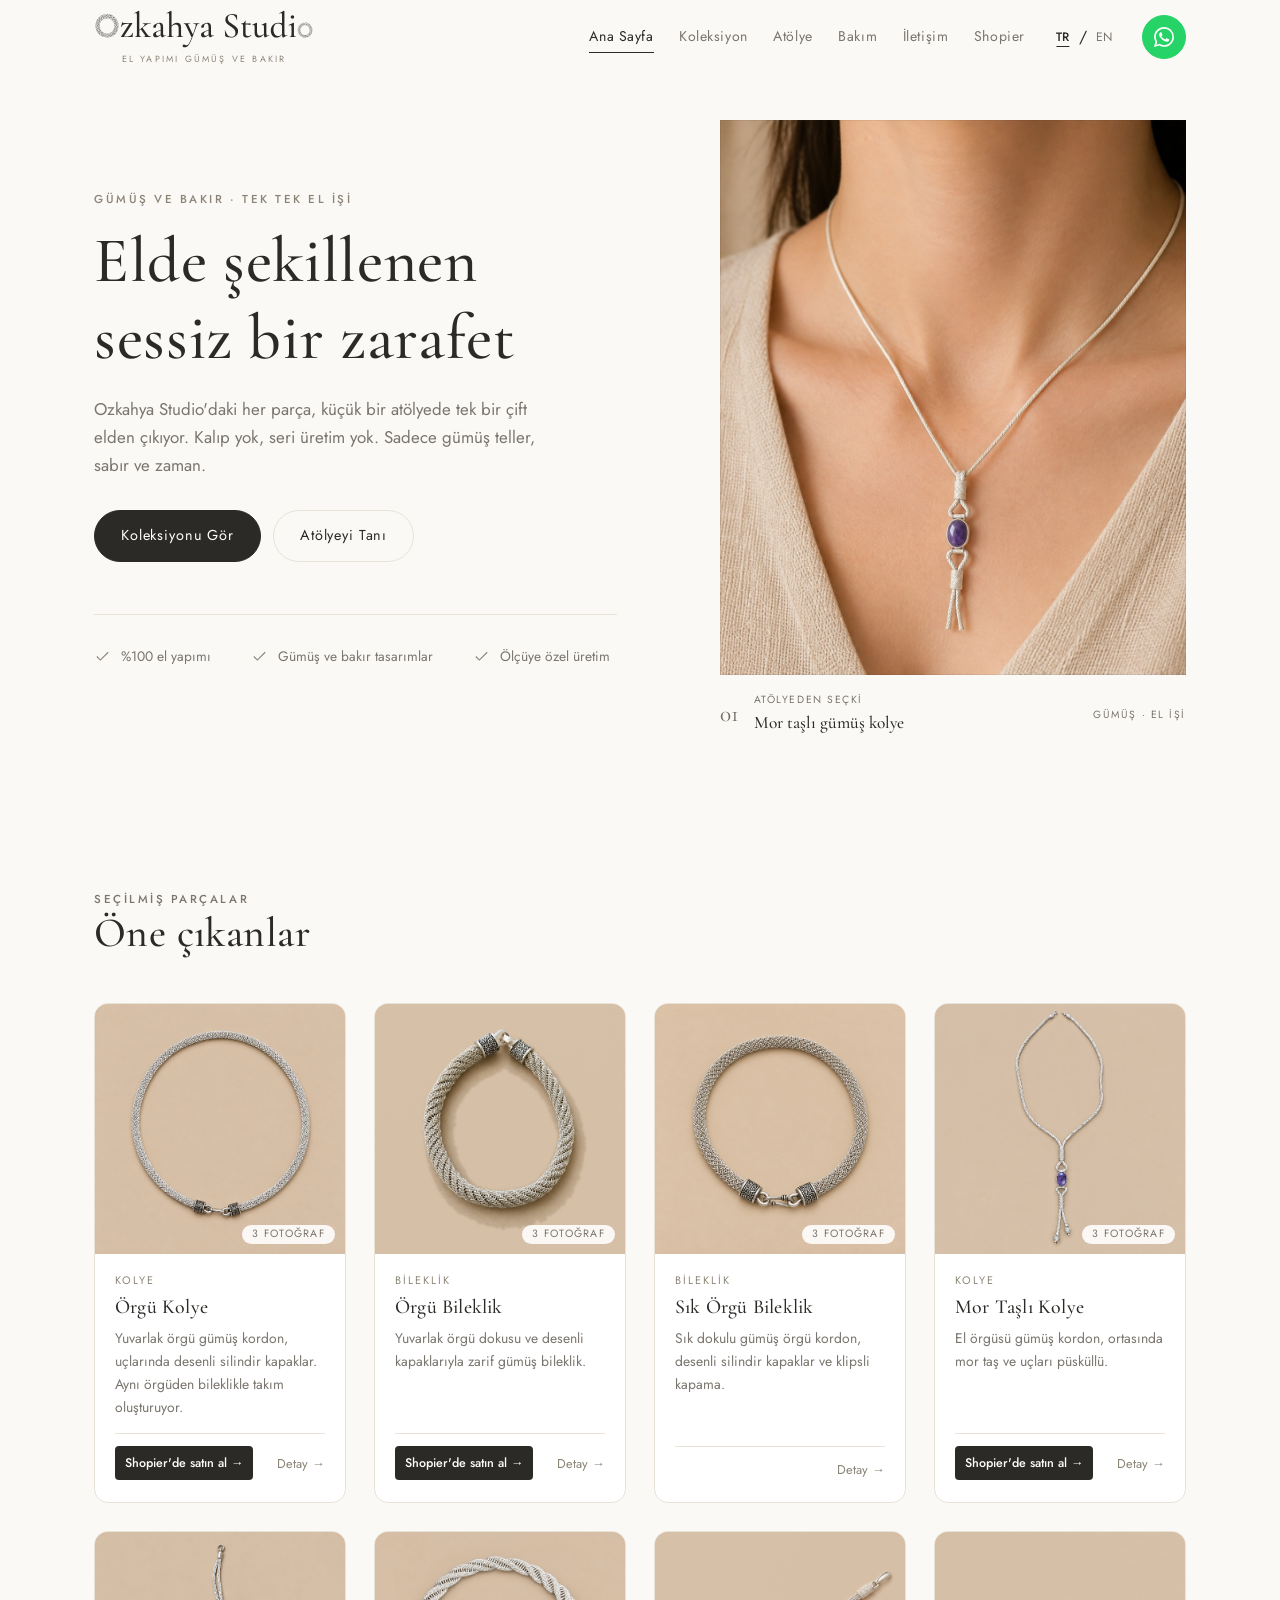
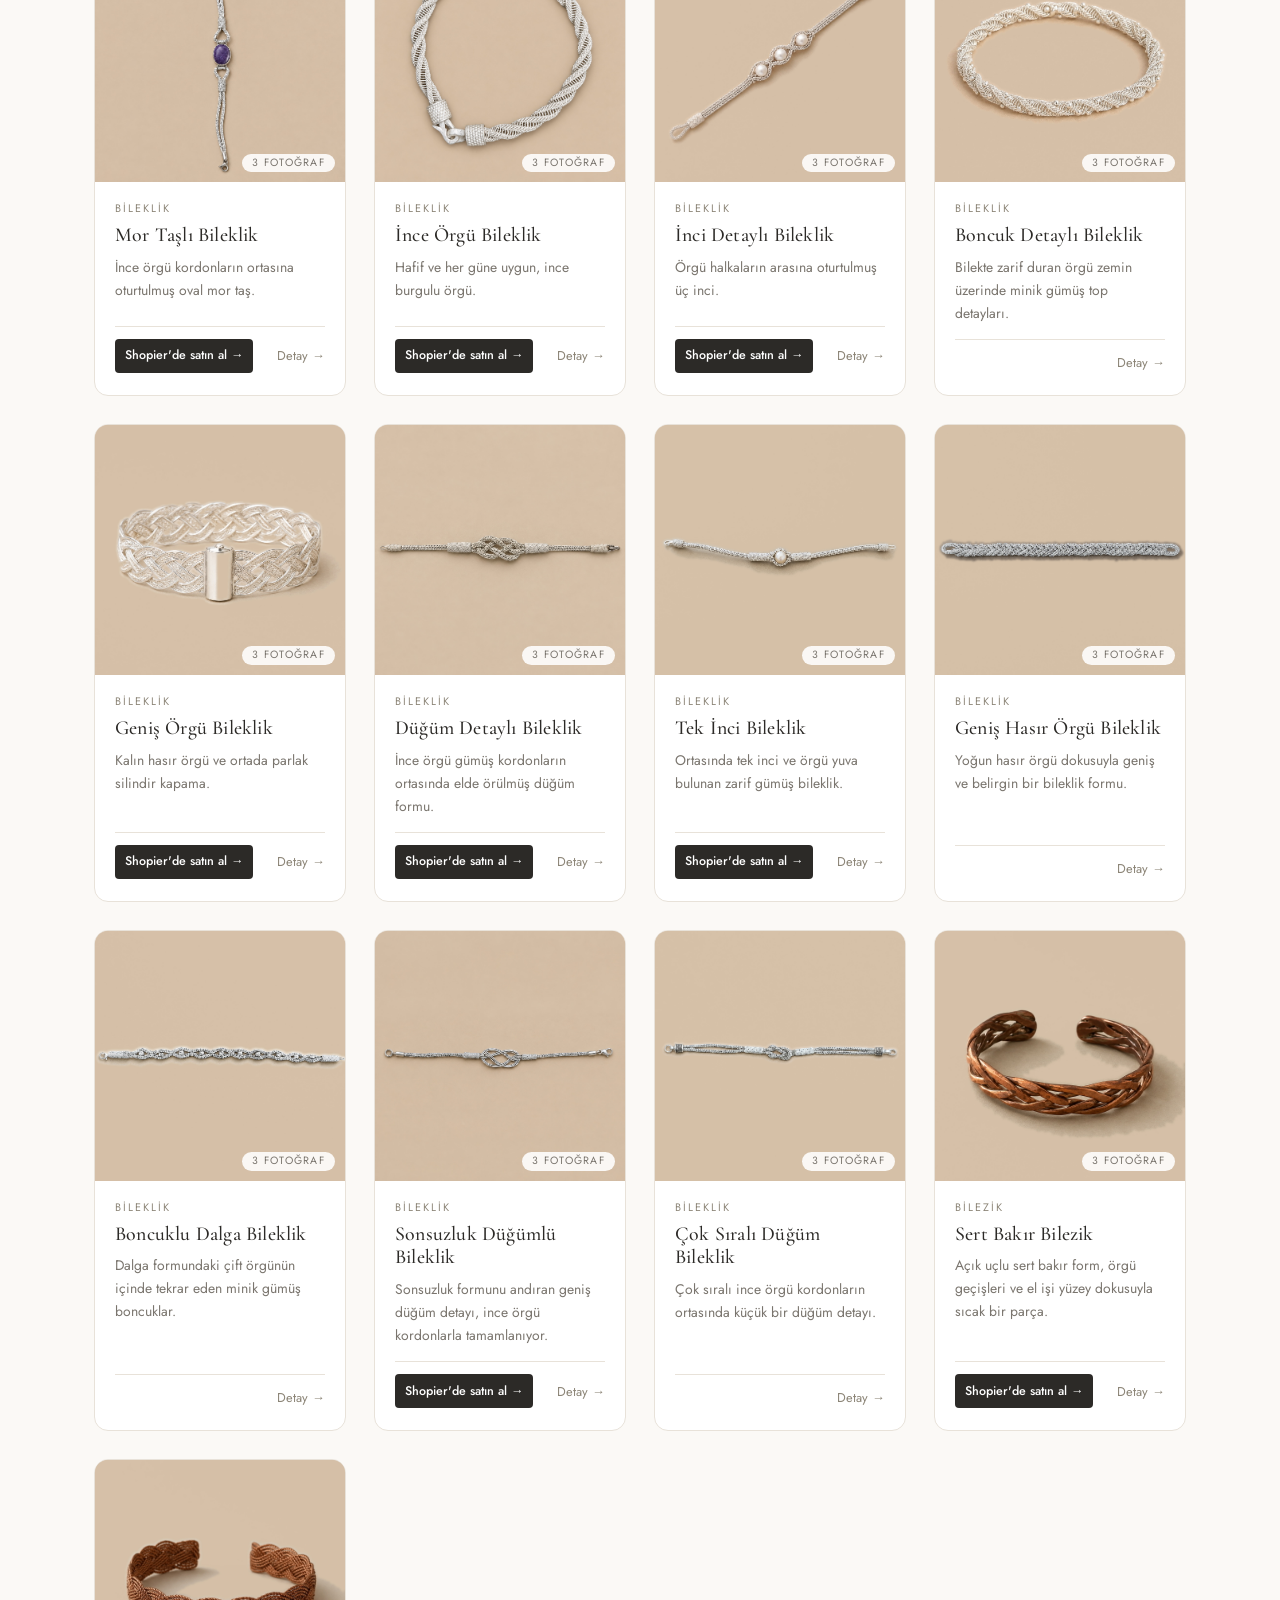
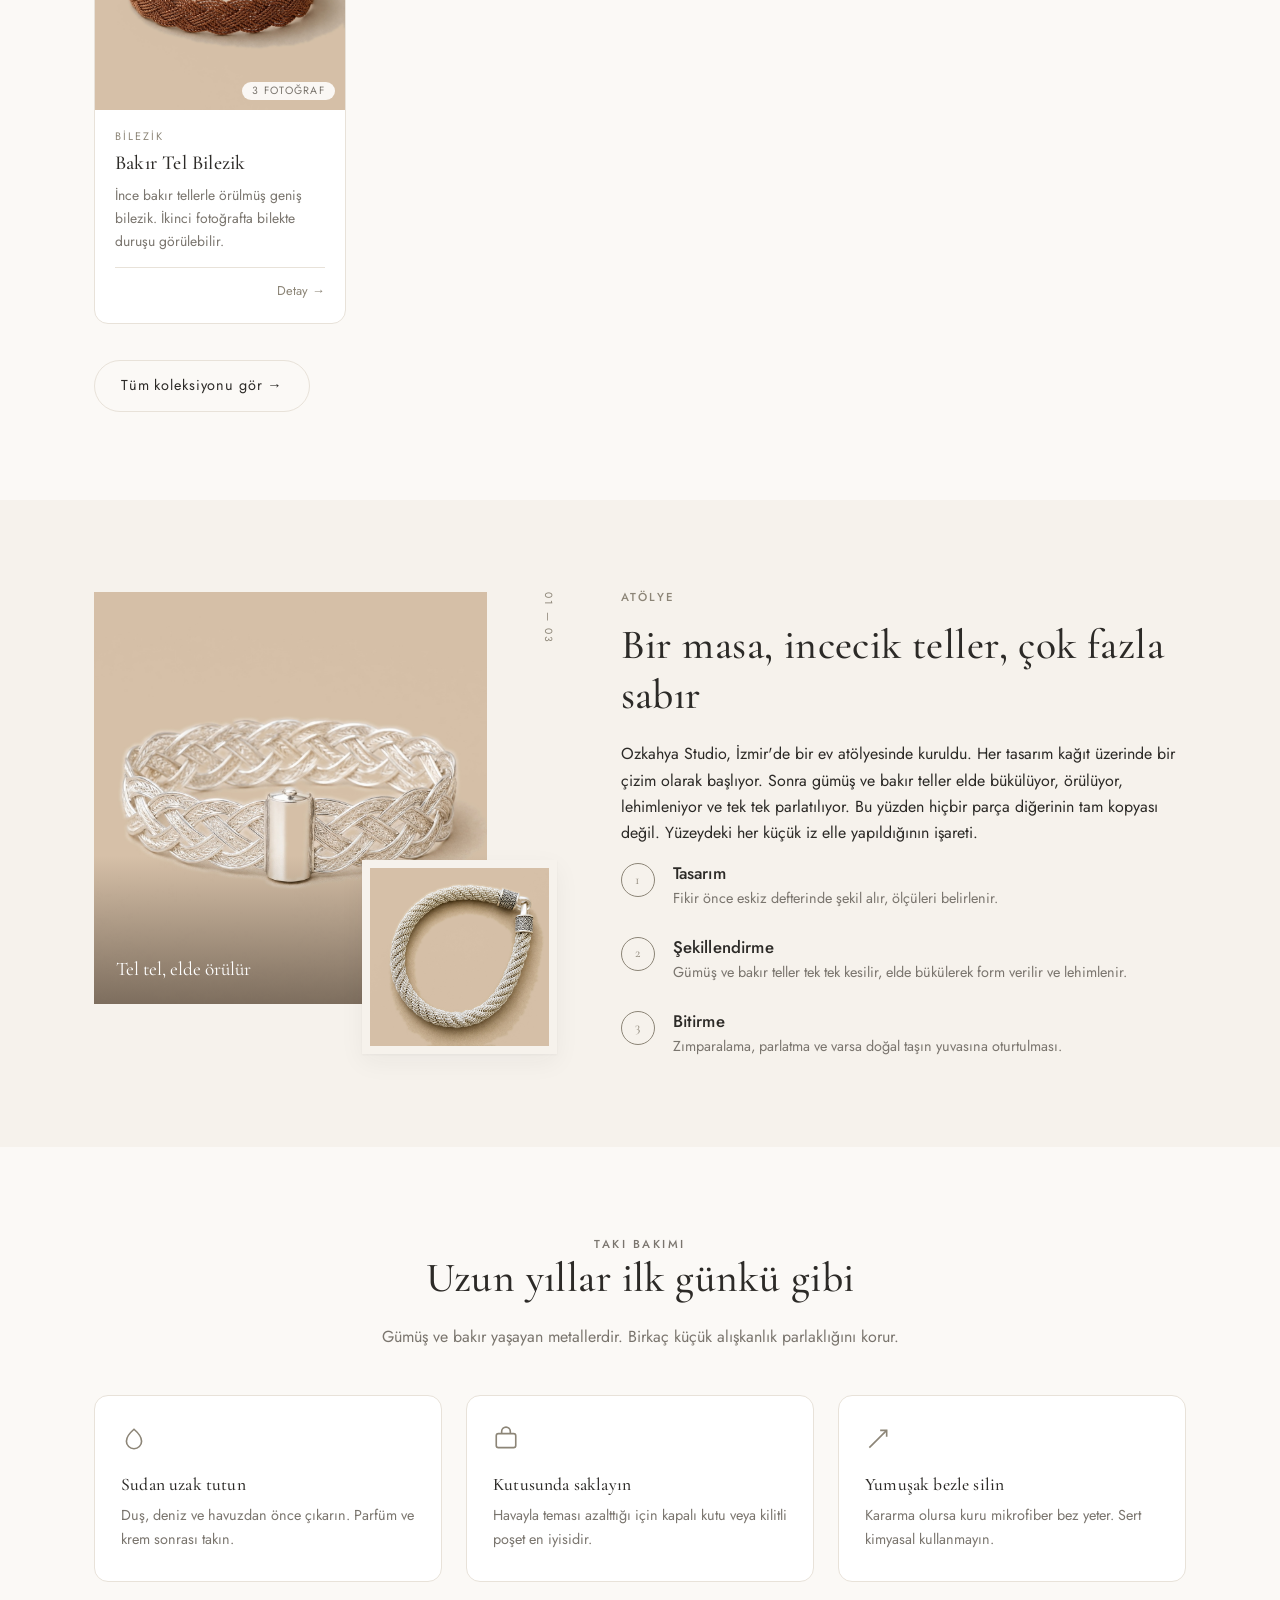
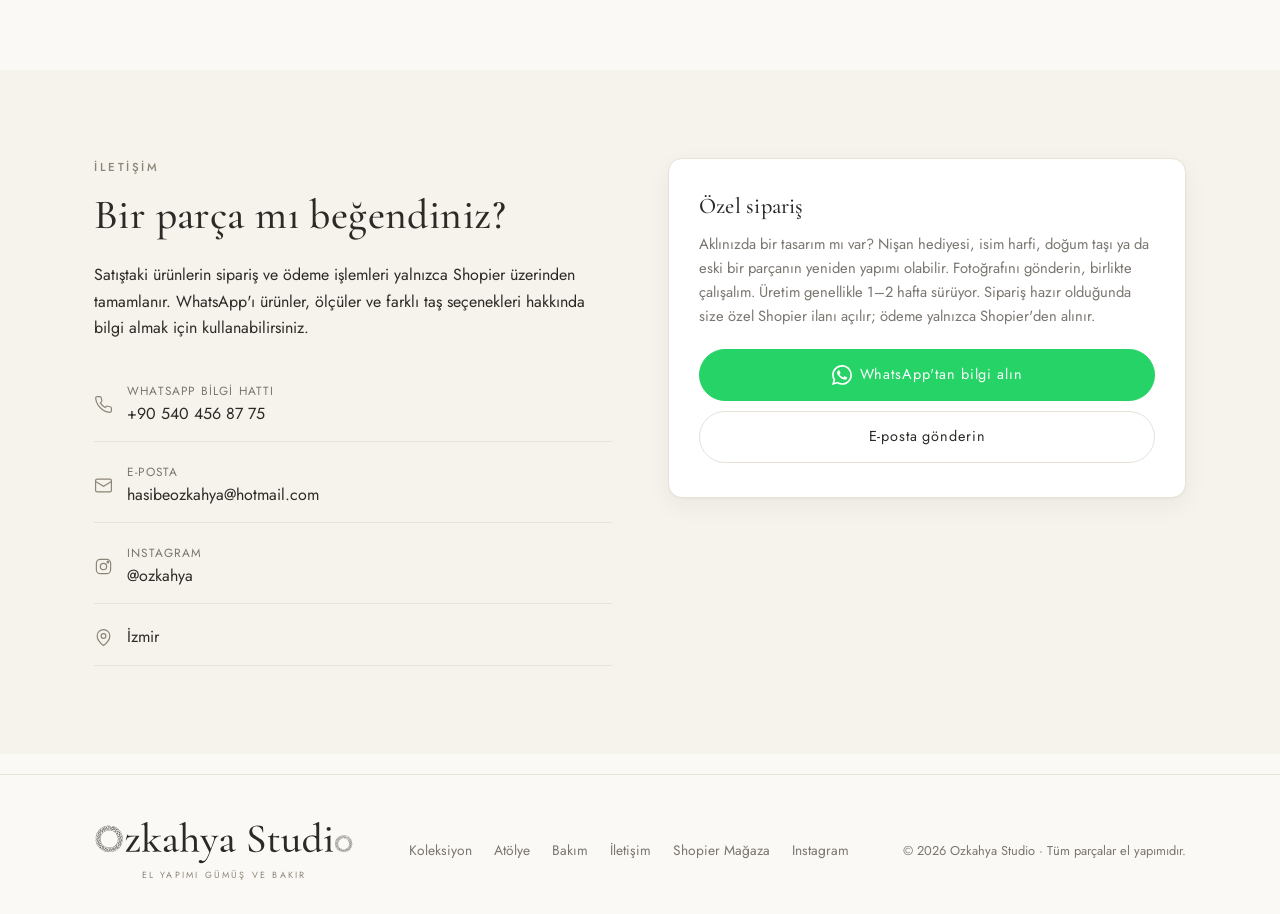
<file: index.html>
<!DOCTYPE html>
<html lang="tr">
<head>
<meta charset="UTF-8">
<meta name="viewport" content="width=device-width, initial-scale=1">
<title>Ozkahya Studio · El Yapımı Gümüş ve Bakır Takı</title>
<meta name="description" content="Ozkahya Studio: gümüş ve bakırdan, tek tek el emeğiyle üretilen kolye, küpe, yüzük, bileklik ve bilezikler.">
<link rel="icon" href="gorseller/favicon.svg?v=rafine-1" type="image/svg+xml">
<link rel="preconnect" href="https://fonts.googleapis.com">
<link rel="preconnect" href="https://fonts.gstatic.com" crossorigin>
<link href="https://fonts.googleapis.com/css2?family=Cormorant+Garamond:wght@400;500;600&family=Jost:wght@300;400;500&display=swap" rel="stylesheet">
<link rel="stylesheet" href="css/stil.css">
</head>
<body data-page="home">

<!-- ================= ÜST MENÜ ================= -->
<header class="ust-bar">
  <div class="kapsayici ust-bar-ic">
    <a href="index.html" class="logo logo--marka logo--yazi" aria-label="Ozkahya Studio ana sayfa" data-i18n-aria-label="homeAria">
      <img src="gorseller/ozkahya-studio-logo.svg" alt="Ozkahya Studio" width="260" height="49">
      <span class="logo-alt" data-i18n="logoAlt">El Yapımı Gümüş ve Bakır</span>
    </a>

    <button class="menu-dugmesi" aria-label="Menü" data-i18n-aria-label="menuAria" aria-expanded="false">
      <span></span><span></span><span></span>
    </button>

    <nav class="menu">
      <a href="index.html" class="aktif" data-i18n="navHome">Ana Sayfa</a>
      <a href="koleksiyon.html" data-i18n="navCollection">Koleksiyon</a>
      <a href="#atolye" data-i18n="navWorkshop">Atölye</a>
      <a href="#bakim" data-i18n="navCare">Bakım</a>
      <a href="#iletisim" data-i18n="navContact">İletişim</a>
      <a href="https://www.shopier.com/ozkahyastudio" target="_blank" rel="noopener" data-i18n="navShopier">Shopier</a>
      <div class="dil-secici" role="group" aria-label="Dil seçimi" data-i18n-aria-label="languageAria">
        <button type="button" data-dil="tr" aria-pressed="true">TR</button>
        <span aria-hidden="true">/</span>
        <button type="button" data-dil="en" aria-pressed="false">EN</button>
      </div>
      <!-- WhatsApp logosu js/site.js tarafından eklenir -->
      <a class="buton buton--simge" data-whatsapp-key="waGeneral"
         aria-label="WhatsApp'tan bilgi alın" data-i18n-aria-label="whatsappInfoAria"
         title="WhatsApp'tan bilgi alın" data-i18n-title="whatsappInfoAria"></a>
    </nav>
  </div>
</header>

<!-- ================= VİTRİN ================= -->
<section class="vitrin">
  <div class="kapsayici vitrin-ic">
    <div class="vitrin-metin">
      <p class="ust-etiket" data-i18n="heroEyebrow">Gümüş ve Bakır · Tek Tek El İşi</p>
      <h1 data-i18n-html="heroTitle">Elde şekillenen<br>sessiz bir zarafet</h1>
      <p class="vitrin-yazi" data-i18n="heroText">
        Ozkahya Studio'daki her parça, küçük bir atölyede tek bir çift elden çıkıyor.
        Kalıp yok, seri üretim yok. Sadece gümüş teller, sabır ve zaman.
      </p>
      <div class="vitrin-dugmeler">
        <a class="buton" href="koleksiyon.html" data-i18n="viewCollection">Koleksiyonu Gör</a>
        <a class="buton buton--bos" href="#atolye" data-i18n="meetWorkshop">Atölyeyi Tanı</a>
      </div>

      <div class="vitrin-notlar">
        <span class="vitrin-not">
          <svg width="17" height="17" viewBox="0 0 24 24" fill="none" stroke="currentColor" stroke-width="1.6"><path d="M20 6 9 17l-5-5"/></svg>
          <span data-i18n="handmade">%100 el yapımı</span>
        </span>
        <span class="vitrin-not">
          <svg width="17" height="17" viewBox="0 0 24 24" fill="none" stroke="currentColor" stroke-width="1.6"><path d="M20 6 9 17l-5-5"/></svg>
          <span data-i18n="silverCopper">Gümüş ve bakır tasarımlar</span>
        </span>
        <span class="vitrin-not">
          <svg width="17" height="17" viewBox="0 0 24 24" fill="none" stroke="currentColor" stroke-width="1.6"><path d="M20 6 9 17l-5-5"/></svg>
          <span data-i18n="madeToMeasure">Ölçüye özel üretim</span>
        </span>
      </div>
    </div>

    <figure class="vitrin-gorsel">
      <div class="vitrin-fotograf">
        <img src="gorseller/mor-tasli-kolye-takili.jpg" alt="Boyunda mor taşlı, püsküllü gümüş kolye" data-i18n-alt="heroImageAlt">
      </div>
      <figcaption class="vitrin-kunye">
        <span class="vitrin-sira">01</span>
        <span>
          <small data-i18n="workshopSelection">Atölyeden seçki</small>
          <strong data-i18n="purpleStoneNecklace">Mor taşlı gümüş kolye</strong>
        </span>
        <span class="vitrin-malzeme" data-i18n="silverHandmade">Gümüş · El işi</span>
      </figcaption>
    </figure>
  </div>
</section>

<!-- ================= ÖNE ÇIKANLAR ================= -->
<section class="bolum" id="oneCikan">
  <div class="kapsayici">
    <div class="bolum-baslik">
      <p class="ust-etiket" data-i18n="selectedPieces">Seçilmiş Parçalar</p>
      <h2 data-i18n="featured">Öne çıkanlar</h2>
    </div>

    <div class="izgara" id="oneCikanlar"></div>

    <div style="margin-top:36px">
      <a class="buton buton--bos" href="koleksiyon.html" data-i18n="viewAll">Tüm koleksiyonu gör →</a>
    </div>
  </div>
</section>

<!-- ================= ATÖLYE / HAKKINDA ================= -->
<section class="bolum hakkinda" id="atolye">
  <div class="kapsayici hakkinda-ic">
    <div class="hakkinda-gorsel" aria-label="Elde örülmüş gümüş bileklikler ve tel detayları" data-i18n-aria-label="workshopVisualAria">
      <figure class="atolye-fotograf atolye-fotograf--ana">
        <img src="gorseller/genis-orgu-bileklik-tam.jpg" alt="Geniş örgülü gümüş bilekliğin tamamı ve silindir kapaması" data-i18n-alt="wideBraceletAlt">
        <figcaption data-i18n="wovenByHand">Tel tel, elde örülür</figcaption>
      </figure>
      <figure class="atolye-fotograf atolye-fotograf--detay">
        <img src="gorseller/orgu-bileklik-yeni-detay.jpg" alt="Gümüş tel örgünün yakın plan detayı" data-i18n-alt="wovenDetailAlt">
      </figure>
      <span class="atolye-isaret" aria-hidden="true">01 — 03</span>
    </div>

    <div>
      <p class="ust-etiket" data-i18n="navWorkshop">Atölye</p>
      <h2 data-i18n="workshopTitle">Bir masa, incecik teller, çok fazla sabır</h2>
      <p data-i18n="workshopText">
        Ozkahya Studio, İzmir'de bir ev atölyesinde kuruldu. Her tasarım kağıt üzerinde bir
        çizim olarak başlıyor. Sonra gümüş ve bakır teller elde bükülüyor, örülüyor, lehimleniyor
        ve tek tek parlatılıyor. Bu yüzden hiçbir parça diğerinin tam kopyası değil.
        yüzeydeki her küçük iz elle yapıldığının işareti.
      </p>

      <div class="adimlar">
        <div class="adim">
          <span class="adim-no">1</span>
          <div>
            <h3 data-i18n="design">Tasarım</h3>
            <p data-i18n="designText">Fikir önce eskiz defterinde şekil alır, ölçüleri belirlenir.</p>
          </div>
        </div>
        <div class="adim">
          <span class="adim-no">2</span>
          <div>
            <h3 data-i18n="shaping">Şekillendirme</h3>
            <p data-i18n="shapingText">Gümüş ve bakır teller tek tek kesilir, elde bükülerek form verilir ve lehimlenir.</p>
          </div>
        </div>
        <div class="adim">
          <span class="adim-no">3</span>
          <div>
            <h3 data-i18n="finishing">Bitirme</h3>
            <p data-i18n="finishingText">Zımparalama, parlatma ve varsa doğal taşın yuvasına oturtulması.</p>
          </div>
        </div>
      </div>
    </div>
  </div>
</section>

<!-- ================= BAKIM ================= -->
<section class="bolum" id="bakim">
  <div class="kapsayici">
    <div class="bolum-baslik bolum-baslik--orta">
      <p class="ust-etiket" data-i18n="jewelryCare">Takı Bakımı</p>
      <h2 data-i18n="careTitle">Uzun yıllar ilk günkü gibi</h2>
      <p data-i18n="careText">Gümüş ve bakır yaşayan metallerdir. Birkaç küçük alışkanlık parlaklığını korur.</p>
    </div>

    <div class="kartlar">
      <div class="kart">
        <svg width="26" height="26" viewBox="0 0 24 24" fill="none" stroke="currentColor" stroke-width="1.5"><path d="M12 3s7 6 7 11a7 7 0 0 1-14 0c0-5 7-11 7-11z"/></svg>
        <h3 data-i18n="avoidWater">Sudan uzak tutun</h3>
        <p data-i18n="avoidWaterText">Duş, deniz ve havuzdan önce çıkarın. Parfüm ve krem sonrası takın.</p>
      </div>
      <div class="kart">
        <svg width="26" height="26" viewBox="0 0 24 24" fill="none" stroke="currentColor" stroke-width="1.5"><rect x="3" y="7" width="18" height="13" rx="2"/><path d="M8 7V5a4 4 0 0 1 8 0v2"/></svg>
        <h3 data-i18n="storeSafely">Kutusunda saklayın</h3>
        <p data-i18n="storeSafelyText">Havayla teması azalttığı için kapalı kutu veya kilitli poşet en iyisidir.</p>
      </div>
      <div class="kart">
        <svg width="26" height="26" viewBox="0 0 24 24" fill="none" stroke="currentColor" stroke-width="1.5"><path d="M4 20 20 4"/><path d="M14 4h6v6"/></svg>
        <h3 data-i18n="softCloth">Yumuşak bezle silin</h3>
        <p data-i18n="softClothText">Kararma olursa kuru mikrofiber bez yeter. Sert kimyasal kullanmayın.</p>
      </div>
    </div>
  </div>
</section>

<!-- ================= İLETİŞİM ================= -->
<section class="bolum" id="iletisim" style="background:#f6f2ec">
  <div class="kapsayici iletisim-ic">
    <div>
      <p class="ust-etiket" data-i18n="navContact">İletişim</p>
      <h2 data-i18n="contactTitle">Bir parça mı beğendiniz?</h2>
      <p data-i18n="contactText">
        Satıştaki ürünlerin sipariş ve ödeme işlemleri yalnızca Shopier üzerinden
        tamamlanır. WhatsApp'ı ürünler, ölçüler ve farklı taş seçenekleri hakkında
        bilgi almak için kullanabilirsiniz.
      </p>

      <div class="iletisim-liste">
        <a class="iletisim-satir" data-baglanti="whatsapp" href="#" target="_blank" rel="noopener">
          <svg width="19" height="19" viewBox="0 0 24 24" fill="none" stroke="currentColor" stroke-width="1.5"><path d="M22 16.9v3a2 2 0 0 1-2.2 2 19.8 19.8 0 0 1-8.6-3.1 19.5 19.5 0 0 1-6-6A19.8 19.8 0 0 1 2.1 4.2 2 2 0 0 1 4.1 2h3a2 2 0 0 1 2 1.7c.1 1 .4 1.9.7 2.8a2 2 0 0 1-.5 2.1L8.1 9.9a16 16 0 0 0 6 6l1.3-1.3a2 2 0 0 1 2.1-.4c.9.3 1.8.5 2.8.6a2 2 0 0 1 1.7 2z"/></svg>
          <span><small data-telefon-etiket>WhatsApp bilgi hattı</small><span data-iletisim="telefon"></span></span>
        </a>
        <a class="iletisim-satir" data-baglanti="eposta" href="#">
          <svg width="19" height="19" viewBox="0 0 24 24" fill="none" stroke="currentColor" stroke-width="1.5"><rect x="2" y="4" width="20" height="16" rx="2"/><path d="m2 7 10 6 10-6"/></svg>
          <span><small data-i18n="email">E-posta</small><span data-iletisim="eposta"></span></span>
        </a>
        <a class="iletisim-satir" data-baglanti="instagram" href="#" target="_blank" rel="noopener">
          <svg width="19" height="19" viewBox="0 0 24 24" fill="none" stroke="currentColor" stroke-width="1.5"><rect x="3" y="3" width="18" height="18" rx="5"/><circle cx="12" cy="12" r="4"/><circle cx="17.5" cy="6.5" r="1"/></svg>
          <span><small>Instagram</small><span data-iletisim="instagram"></span></span>
        </a>
        <span class="iletisim-satir">
          <svg width="19" height="19" viewBox="0 0 24 24" fill="none" stroke="currentColor" stroke-width="1.5"><path d="M20 10c0 6-8 12-8 12s-8-6-8-12a8 8 0 0 1 16 0z"/><circle cx="12" cy="10" r="3"/></svg>
          <span data-iletisim="sehir"></span>
        </span>
      </div>
    </div>

    <div class="bilgi-kutusu">
      <h3 data-i18n="customOrder">Özel sipariş</h3>
      <p data-i18n="customOrderText">
        Aklınızda bir tasarım mı var? Nişan hediyesi, isim harfi, doğum taşı ya da
        eski bir parçanın yeniden yapımı olabilir. Fotoğrafını gönderin, birlikte
        çalışalım. Üretim genellikle 1–2 hafta sürüyor. Sipariş hazır olduğunda
        size özel Shopier ilanı açılır; ödeme yalnızca Shopier'den alınır.
      </p>
      <a class="buton" data-whatsapp-key="waCustom"><span data-i18n="whatsappInfo">WhatsApp'tan bilgi alın</span></a>
      <a class="buton buton--bos" data-baglanti="eposta" href="#" style="width:100%;justify-content:center;margin-top:10px" data-i18n="sendEmail">E-posta gönderin</a>
    </div>
  </div>
</section>

<!-- ================= ALT BİLGİ ================= -->
<footer class="alt-bilgi">
  <div class="kapsayici alt-bilgi-ic">
    <div class="logo logo--marka logo--yazi" aria-label="Ozkahya Studio">
      <img src="gorseller/ozkahya-studio-logo.svg" alt="Ozkahya Studio" width="260" height="49">
      <span class="logo-alt" data-i18n="logoAlt">El Yapımı Gümüş ve Bakır</span>
    </div>
    <nav class="alt-menu">
      <a href="koleksiyon.html" data-i18n="navCollection">Koleksiyon</a>
      <a href="#atolye" data-i18n="navWorkshop">Atölye</a>
      <a href="#bakim" data-i18n="navCare">Bakım</a>
      <a href="#iletisim" data-i18n="navContact">İletişim</a>
      <a href="https://www.shopier.com/ozkahyastudio" target="_blank" rel="noopener" data-i18n="navShopierStore">Shopier Mağaza</a>
      <a data-baglanti="instagram" href="#" target="_blank" rel="noopener">Instagram</a>
    </nav>
    <p class="telif">© <span id="yil"></span> <span data-i18n="copyright">Ozkahya Studio · Tüm parçalar el yapımıdır.</span></p>
  </div>
</footer>

<!-- ================= ÜRÜN PENCERESİ ================= -->
<div class="pencere" id="urunPenceresi" role="dialog" aria-modal="true" aria-labelledby="pencereAd">
  <div class="pencere-ic">
    <button class="kapat" aria-label="Kapat" data-i18n-aria-label="close">✕</button>
    <div class="pencere-gorsel" id="pencereGorsel"></div>
    <div class="pencere-yazi">
      <p class="ust-etiket" id="pencereKategori"></p>
      <h2 id="pencereAd"></h2>
      <p class="pencere-fiyat" id="pencereFiyat"></p>
      <p id="pencereAciklama"></p>
      <p class="pencere-detay" id="pencereDetay"></p>
      <p style="font-size:.86rem;color:var(--yazi-soluk)" id="pencereStok"></p>
      <div class="pencere-dugmeler">
        <a class="buton" id="pencereShopier" href="#" target="_blank" rel="noopener" data-i18n="buyShopier">Shopier'de satın al</a>
        <a class="buton" id="pencereWhatsapp" href="#" target="_blank" rel="noopener"><span data-i18n="whatsappProduct">WhatsApp'tan bilgi al</span></a>
        <a class="buton buton--bos" id="pencereEposta" href="#" data-i18n="askByEmail">E-posta ile sor</a>
      </div>
    </div>
  </div>
</div>

<script src="js/urunler.js"></script>
<script src="js/ceviriler.js"></script>
<script src="js/site.js"></script>
</body>
</html>
</file>
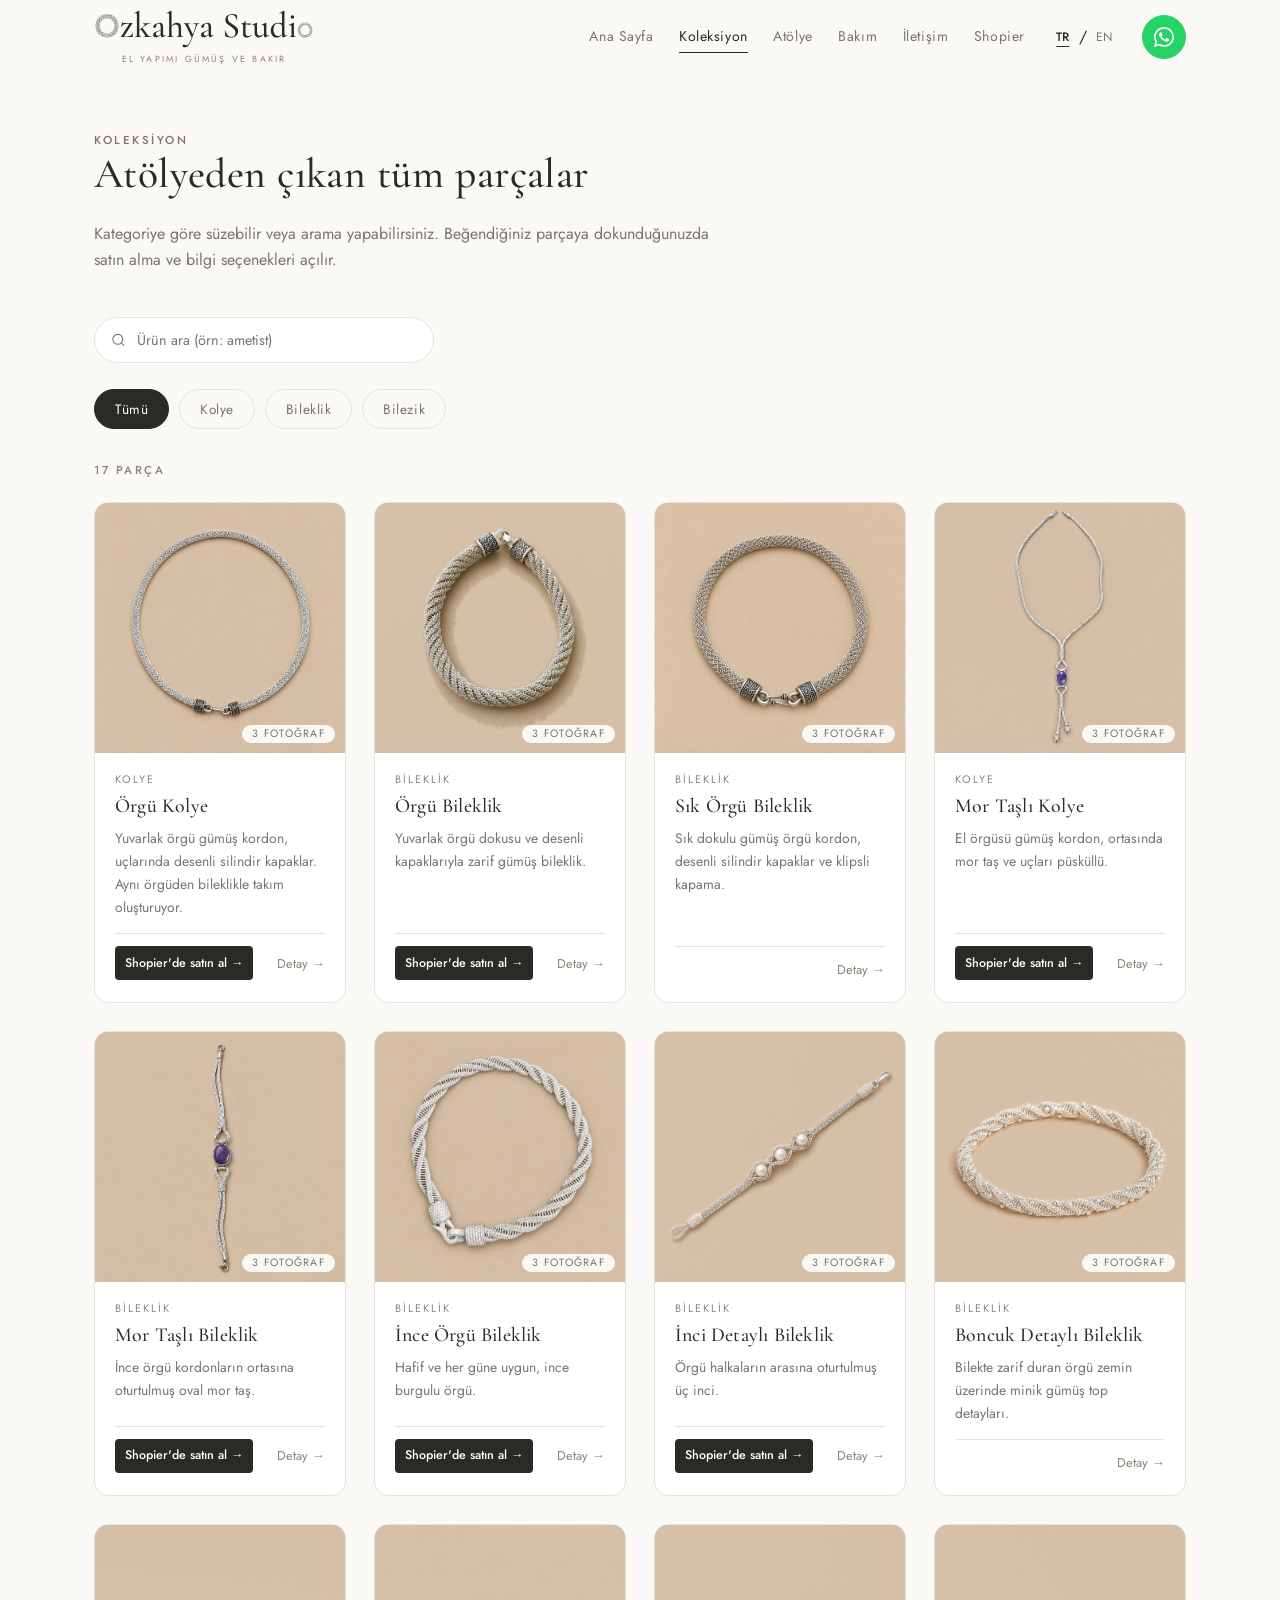
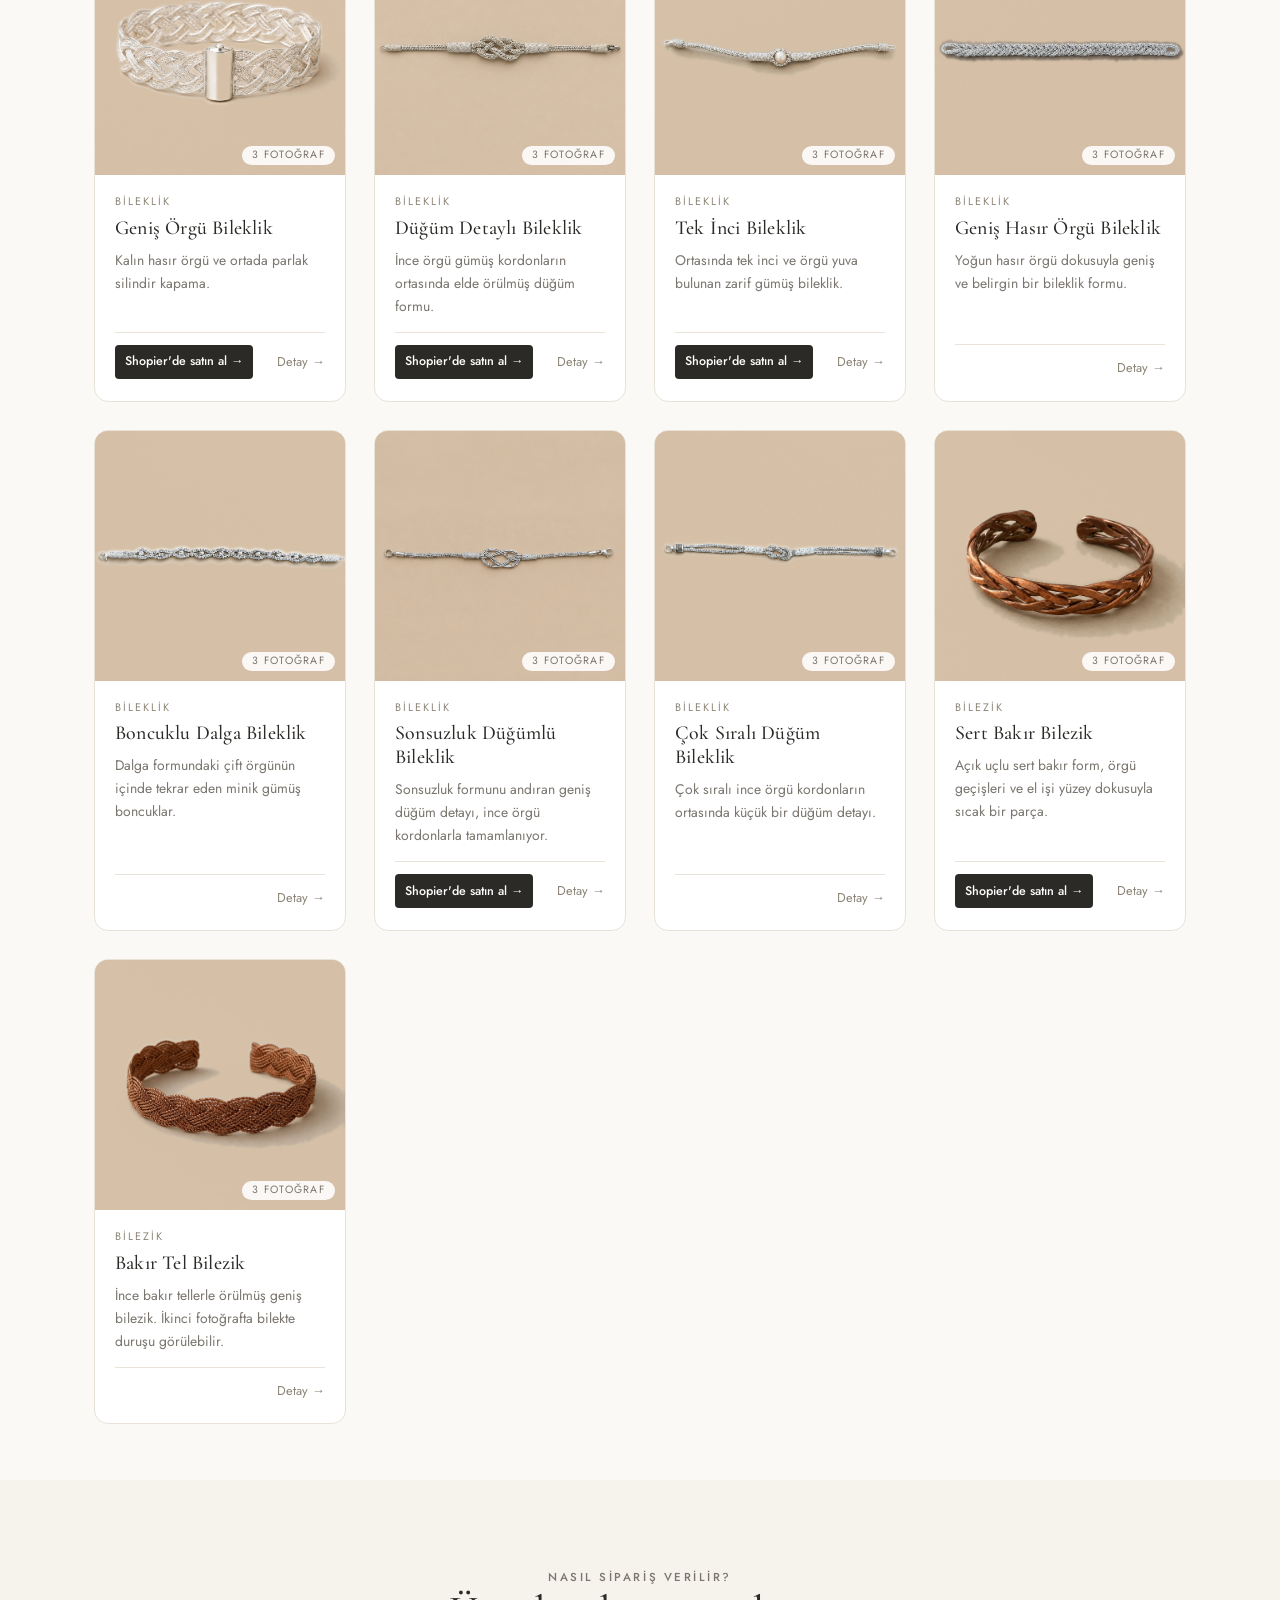
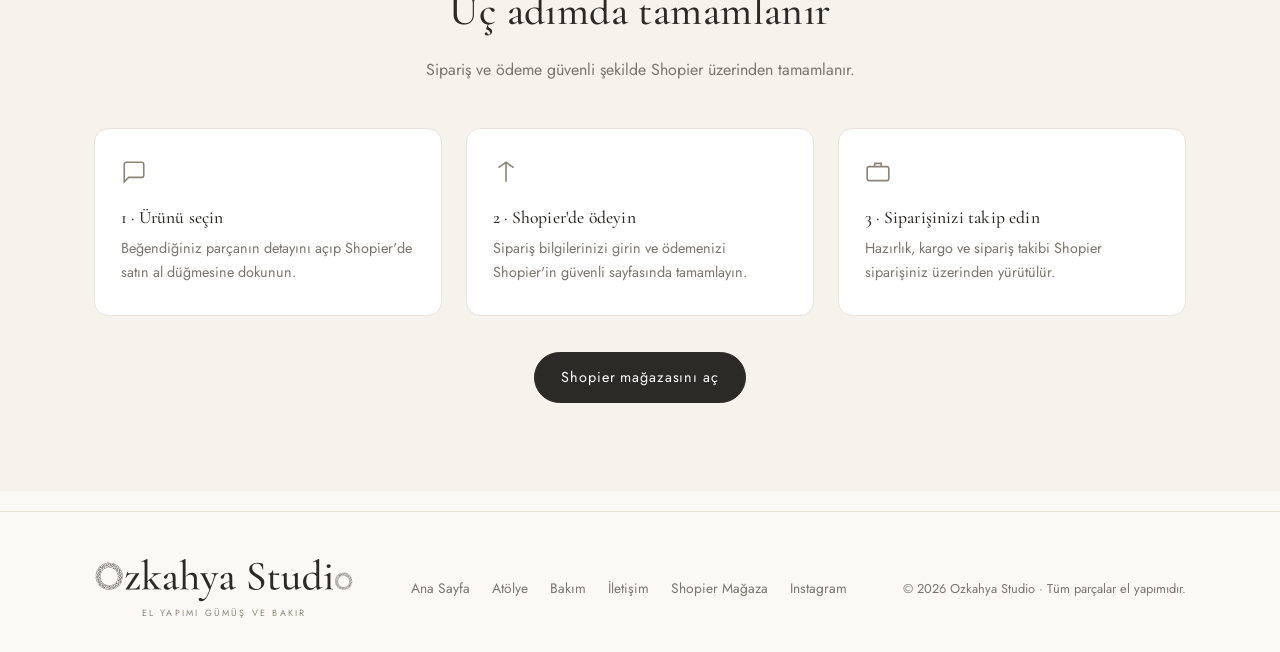
<file: koleksiyon.html>
<!DOCTYPE html>
<html lang="tr">
<head>
<meta charset="UTF-8">
<meta name="viewport" content="width=device-width, initial-scale=1">
<title>Koleksiyon · Ozkahya Studio</title>
<meta name="description" content="Ozkahya Studio koleksiyonu: el yapımı gümüş ve bakır kolye, küpe, yüzük, bileklik ve bilezikler.">
<link rel="icon" href="gorseller/favicon.svg?v=rafine-1" type="image/svg+xml">
<link rel="preconnect" href="https://fonts.googleapis.com">
<link rel="preconnect" href="https://fonts.gstatic.com" crossorigin>
<link href="https://fonts.googleapis.com/css2?family=Cormorant+Garamond:wght@400;500;600&family=Jost:wght@300;400;500&display=swap" rel="stylesheet">
<link rel="stylesheet" href="css/stil.css">
</head>
<body data-page="collection">

<!-- ================= ÜST MENÜ ================= -->
<header class="ust-bar">
  <div class="kapsayici ust-bar-ic">
    <a href="index.html" class="logo logo--marka logo--yazi" aria-label="Ozkahya Studio ana sayfa" data-i18n-aria-label="homeAria">
      <img src="gorseller/ozkahya-studio-logo.svg" alt="Ozkahya Studio" width="260" height="49">
      <span class="logo-alt" data-i18n="logoAlt">El Yapımı Gümüş ve Bakır</span>
    </a>

    <button class="menu-dugmesi" aria-label="Menü" data-i18n-aria-label="menuAria" aria-expanded="false">
      <span></span><span></span><span></span>
    </button>

    <nav class="menu">
      <a href="index.html" data-i18n="navHome">Ana Sayfa</a>
      <a href="koleksiyon.html" class="aktif" data-i18n="navCollection">Koleksiyon</a>
      <a href="index.html#atolye" data-i18n="navWorkshop">Atölye</a>
      <a href="index.html#bakim" data-i18n="navCare">Bakım</a>
      <a href="index.html#iletisim" data-i18n="navContact">İletişim</a>
      <a href="https://www.shopier.com/ozkahyastudio" target="_blank" rel="noopener" data-i18n="navShopier">Shopier</a>
      <div class="dil-secici" role="group" aria-label="Dil seçimi" data-i18n-aria-label="languageAria">
        <button type="button" data-dil="tr" aria-pressed="true">TR</button>
        <span aria-hidden="true">/</span>
        <button type="button" data-dil="en" aria-pressed="false">EN</button>
      </div>
      <!-- WhatsApp logosu js/site.js tarafından eklenir -->
      <a class="buton buton--simge" data-whatsapp-key="waGeneral"
         aria-label="WhatsApp'tan bilgi alın" data-i18n-aria-label="whatsappInfoAria"
         title="WhatsApp'tan bilgi alın" data-i18n-title="whatsappInfoAria"></a>
    </nav>
  </div>
</header>

<!-- ================= KOLEKSİYON ================= -->
<section class="bolum bolum--ince">
  <div class="kapsayici">
    <div class="bolum-baslik">
      <p class="ust-etiket" data-i18n="collectionEyebrow">Koleksiyon</p>
      <h2 data-i18n="collectionHeading">Atölyeden çıkan tüm parçalar</h2>
      <p data-i18n="collectionIntro">
        Kategoriye göre süzebilir veya arama yapabilirsiniz. Beğendiğiniz parçaya
        dokunduğunuzda satın alma ve bilgi seçenekleri açılır.
      </p>
    </div>

    <div class="arama-kutusu">
      <svg width="17" height="17" viewBox="0 0 24 24" fill="none" stroke="currentColor" stroke-width="1.6"><circle cx="11" cy="11" r="7"/><path d="m20 20-3.5-3.5"/></svg>
      <input type="search" id="arama" placeholder="Ürün ara (örn: ametist)"
             data-i18n-placeholder="searchPlaceholder" aria-label="Ürün ara" data-i18n-aria-label="searchAria">
    </div>

    <div class="filtreler" id="filtreler"></div>

    <p class="ust-etiket" id="sayac" style="margin-bottom:22px"></p>

    <div class="izgara" id="tumUrunler"></div>
  </div>
</section>

<!-- ================= NASIL ALINIR ================= -->
<section class="bolum" style="background:#f6f2ec">
  <div class="kapsayici">
    <div class="bolum-baslik bolum-baslik--orta">
      <p class="ust-etiket" data-i18n="orderingEyebrow">Nasıl sipariş verilir?</p>
      <h2 data-i18n="orderingTitle">Üç adımda tamamlanır</h2>
      <p data-i18n="orderingText">Sipariş ve ödeme güvenli şekilde Shopier üzerinden tamamlanır.</p>
    </div>

    <div class="kartlar">
      <div class="kart">
        <svg width="26" height="26" viewBox="0 0 24 24" fill="none" stroke="currentColor" stroke-width="1.5"><path d="M21 15a2 2 0 0 1-2 2H7l-4 4V5a2 2 0 0 1 2-2h14a2 2 0 0 1 2 2z"/></svg>
        <h3 data-i18n="orderStep1">1 · Ürünü seçin</h3>
        <p data-i18n="orderStep1Text">Beğendiğiniz parçanın detayını açıp Shopier'de satın al düğmesine dokunun.</p>
      </div>
      <div class="kart">
        <svg width="26" height="26" viewBox="0 0 24 24" fill="none" stroke="currentColor" stroke-width="1.5"><path d="M12 3v18M5 8l7-5 7 5"/></svg>
        <h3 data-i18n="orderStep2">2 · Shopier'de ödeyin</h3>
        <p data-i18n="orderStep2Text">Sipariş bilgilerinizi girin ve ödemenizi Shopier'in güvenli sayfasında tamamlayın.</p>
      </div>
      <div class="kart">
        <svg width="26" height="26" viewBox="0 0 24 24" fill="none" stroke="currentColor" stroke-width="1.5"><rect x="2" y="7" width="20" height="13" rx="2"/><path d="M9 7V4h6v3"/></svg>
        <h3 data-i18n="orderStep3">3 · Siparişinizi takip edin</h3>
        <p data-i18n="orderStep3Text">Hazırlık, kargo ve sipariş takibi Shopier siparişiniz üzerinden yürütülür.</p>
      </div>
    </div>

    <div style="text-align:center;margin-top:36px">
      <a class="buton" href="https://www.shopier.com/ozkahyastudio" target="_blank" rel="noopener" data-i18n="openShopier">Shopier mağazasını aç</a>
    </div>
  </div>
</section>

<!-- ================= ALT BİLGİ ================= -->
<footer class="alt-bilgi">
  <div class="kapsayici alt-bilgi-ic">
    <div class="logo logo--marka logo--yazi" aria-label="Ozkahya Studio">
      <img src="gorseller/ozkahya-studio-logo.svg" alt="Ozkahya Studio" width="260" height="49">
      <span class="logo-alt" data-i18n="logoAlt">El Yapımı Gümüş ve Bakır</span>
    </div>
    <nav class="alt-menu">
      <a href="index.html" data-i18n="navHome">Ana Sayfa</a>
      <a href="index.html#atolye" data-i18n="navWorkshop">Atölye</a>
      <a href="index.html#bakim" data-i18n="navCare">Bakım</a>
      <a href="index.html#iletisim" data-i18n="navContact">İletişim</a>
      <a href="https://www.shopier.com/ozkahyastudio" target="_blank" rel="noopener" data-i18n="navShopierStore">Shopier Mağaza</a>
      <a data-baglanti="instagram" href="#" target="_blank" rel="noopener">Instagram</a>
    </nav>
    <p class="telif">© <span id="yil"></span> <span data-i18n="copyright">Ozkahya Studio · Tüm parçalar el yapımıdır.</span></p>
  </div>
</footer>

<!-- ================= ÜRÜN PENCERESİ ================= -->
<div class="pencere" id="urunPenceresi" role="dialog" aria-modal="true" aria-labelledby="pencereAd">
  <div class="pencere-ic">
    <button class="kapat" aria-label="Kapat" data-i18n-aria-label="close">✕</button>
    <div class="pencere-gorsel" id="pencereGorsel"></div>
    <div class="pencere-yazi">
      <p class="ust-etiket" id="pencereKategori"></p>
      <h2 id="pencereAd"></h2>
      <p class="pencere-fiyat" id="pencereFiyat"></p>
      <p id="pencereAciklama"></p>
      <p class="pencere-detay" id="pencereDetay"></p>
      <p style="font-size:.86rem;color:var(--yazi-soluk)" id="pencereStok"></p>
      <div class="pencere-dugmeler">
        <a class="buton" id="pencereShopier" href="#" target="_blank" rel="noopener" data-i18n="buyShopier">Shopier'de satın al</a>
        <a class="buton" id="pencereWhatsapp" href="#" target="_blank" rel="noopener"><span data-i18n="whatsappProduct">WhatsApp'tan bilgi al</span></a>
        <a class="buton buton--bos" id="pencereEposta" href="#" data-i18n="askByEmail">E-posta ile sor</a>
      </div>
    </div>
  </div>
</div>

<script src="js/urunler.js"></script>
<script src="js/ceviriler.js"></script>
<script src="js/site.js"></script>
</body>
</html>
</file>
<file: css/stil.css>
/* ============================================================
   OZKAHYA STUDIO — Stil dosyası
   Renkleri değiştirmek isterseniz sadece aşağıdaki
   ":root" bloğundaki değerleri düzenlemeniz yeterli.
   ============================================================ */

:root {
  --arka-plan: #fbf9f6;
  --kart: #ffffff;
  --yazi: #2c2a27;
  --yazi-soluk: #7a756e;
  --cizgi: #e8e2d9;
  --vurgu: #8c8577;
  --vurgu-koyu: #6d675b;
  --gumus: #c9ccd1;
  --foto-zemin: #d6c1a8;
  --foto-zemin-koyu: #cdb89f;
  --golge: 0 1px 2px rgba(44, 42, 39, 0.04), 0 8px 24px rgba(44, 42, 39, 0.05);
  --golge-yuksek: 0 2px 4px rgba(44, 42, 39, 0.06), 0 18px 44px rgba(44, 42, 39, 0.1);
  --yumusak: 14px;
  --gecis: 0.25s ease;
  --serif: "Cormorant Garamond", "Iowan Old Style", Georgia, "Times New Roman", serif;
  --sans: "Jost", -apple-system, BlinkMacSystemFont, "Segoe UI", Helvetica, Arial, sans-serif;
}

* { box-sizing: border-box; }

html { scroll-behavior: smooth; }

body {
  margin: 0;
  background: var(--arka-plan);
  color: var(--yazi);
  font-family: var(--sans);
  font-size: 16px;
  line-height: 1.65;
  -webkit-font-smoothing: antialiased;
}

img { max-width: 100%; display: block; }

a { color: inherit; text-decoration: none; }

h1, h2, h3 {
  font-family: var(--serif);
  font-weight: 500;
  line-height: 1.2;
  margin: 0 0 0.5em;
  letter-spacing: 0.01em;
}

h1 { font-size: clamp(2.4rem, 6vw, 4rem); }
h2 { font-size: clamp(1.8rem, 4vw, 2.6rem); }
h3 { font-size: 1.25rem; }

p { margin: 0 0 1em; }

.kapsayici {
  width: 100%;
  max-width: 1140px;
  margin: 0 auto;
  padding: 0 24px;
}

.bolum { padding: 88px 0; }
.bolum--ince { padding: 56px 0; }

.ust-etiket {
  font-size: 0.72rem;
  letter-spacing: 0.22em;
  text-transform: uppercase;
  color: var(--vurgu);
  margin-bottom: 14px;
  font-weight: 500;
}

.bolum-baslik { max-width: 620px; margin-bottom: 44px; }
.bolum-baslik p { color: var(--yazi-soluk); margin: 0; }
.bolum-baslik--orta { margin-left: auto; margin-right: auto; text-align: center; }

/* ---------- Butonlar ---------- */
.buton {
  display: inline-flex;
  align-items: center;
  gap: 8px;
  padding: 13px 26px;
  border-radius: 100px;
  border: 1px solid var(--yazi);
  background: var(--yazi);
  color: #fff;
  font-family: var(--sans);
  font-size: 0.9rem;
  letter-spacing: 0.06em;
  cursor: pointer;
  transition: var(--gecis);
}
.buton:hover { background: var(--vurgu-koyu); border-color: var(--vurgu-koyu); }
.buton[hidden] { display: none; }

.buton--bos { background: transparent; color: var(--yazi); border-color: var(--cizgi); }
.buton--bos:hover { background: #fff; border-color: var(--yazi); color: var(--yazi); }

/* WhatsApp butonu — markanın kendi yeşili */
.buton--wa { background: #25d366; border-color: #25d366; color: #fff; }
.buton--wa:hover { background: #1eb257; border-color: #1eb257; }
.buton--wa svg { flex: 0 0 auto; }

/* Sadece simge taşıyan yuvarlak buton (üst menüdeki gibi) */
.buton--simge { width: 44px; height: 44px; padding: 0; justify-content: center; border-radius: 50%; }

/* ---------- Üst menü ---------- */
.ust-bar {
  position: sticky;
  top: 0;
  z-index: 50;
  background: rgba(251, 249, 246, 0.88);
  backdrop-filter: blur(12px);
  border-bottom: 1px solid transparent;
  transition: border-color var(--gecis);
}
.ust-bar.kaydirildi { border-bottom-color: var(--cizgi); }

.ust-bar-ic {
  display: flex;
  align-items: center;
  justify-content: space-between;
  height: 74px;
}

.logo { display: flex; flex-direction: column; line-height: 1; }
.logo--marka {
  flex-direction: row;
  align-items: center;
  gap: 10px;
  transition: opacity var(--gecis), transform var(--gecis);
}
.logo--marka:hover { opacity: 0.72; }
.logo--marka > img {
  width: 42px;
  height: 46px;
  flex: 0 0 auto;
  object-fit: contain;
}
.logo-metin {
  display: flex;
  flex-direction: column;
  transform: translateY(1px);
}
.logo--marka.logo--yazi {
  flex-direction: column;
  align-items: flex-start;
  gap: 0;
}
.logo--marka.logo--yazi > img {
  width: 260px;
  max-width: 62vw;
  height: auto;
}
.logo--yazi .logo-alt {
  align-self: center;
}
.ust-bar .logo--marka.logo--yazi > img {
  width: 220px;
  max-width: 56vw;
}
.logo-ad {
  font-family: var(--serif);
  font-size: 1.36rem;
  line-height: 0.96;
  letter-spacing: 0.035em;
}
.logo-alt {
  font-size: 0.56rem;
  line-height: 1.1;
  letter-spacing: 0.245em;
  text-transform: uppercase;
  color: var(--vurgu);
  margin-top: 6px;
}

.menu { display: flex; align-items: center; gap: clamp(16px, 2vw, 32px); }
.menu a {
  font-size: 0.88rem;
  letter-spacing: 0.04em;
  color: var(--yazi-soluk);
  position: relative;
  padding: 4px 0;
  transition: color var(--gecis);
}
.menu a::after {
  content: "";
  position: absolute;
  left: 0; bottom: 0;
  width: 100%; height: 1px;
  background: var(--yazi);
  transform: scaleX(0);
  transform-origin: left;
  transition: transform var(--gecis);
}
.menu a:hover, .menu a.aktif { color: var(--yazi); }
.menu a:hover::after, .menu a.aktif::after { transform: scaleX(1); }

/* Menü içindeki butonlar link kurallarından etkilenmesin */
.menu a.buton { color: #fff; }
.menu a.buton:hover { color: #fff; }
.menu a.buton::after { display: none; }

.dil-secici {
  display: flex;
  align-items: center;
  gap: 4px;
  color: var(--cizgi-koyu);
}
.dil-secici button {
  width: 25px;
  min-height: 30px;
  padding: 0;
  border: 0;
  background: transparent;
  color: var(--yazi-soluk);
  font: 400 0.76rem/1 var(--sans);
  letter-spacing: 0;
  cursor: pointer;
  transition: color var(--gecis);
}
.dil-secici button:hover,
.dil-secici button.aktif {
  color: var(--yazi);
  font-weight: 500;
}
.dil-secici button.aktif {
  text-decoration: underline;
  text-underline-offset: 5px;
}

.menu-dugmesi {
  display: none;
  background: none;
  border: 0;
  padding: 8px;
  cursor: pointer;
}
.menu-dugmesi span {
  display: block;
  width: 22px; height: 1.5px;
  background: var(--yazi);
  margin: 5px 0;
  transition: var(--gecis);
}

/* ---------- Vitrin (hero) ---------- */
.vitrin { padding: clamp(32px, 5vh, 56px) 0 64px; }
.vitrin-ic {
  display: grid;
  grid-template-columns: minmax(0, 0.92fr) minmax(380px, 0.82fr);
  gap: clamp(54px, 8vw, 112px);
  align-items: center;
}
.vitrin-metin { max-width: 535px; }
.vitrin h1 { margin-bottom: 20px; }
.vitrin-yazi { font-size: 1.06rem; color: var(--yazi-soluk); max-width: 460px; }
.vitrin-dugmeler { display: flex; flex-wrap: wrap; gap: 12px; margin-top: 30px; }

.vitrin-gorsel {
  margin: 0;
  min-width: 0;
}
.vitrin-fotograf {
  position: relative;
  height: clamp(430px, calc(100svh - 265px), 555px);
  overflow: hidden;
  background: var(--foto-zemin);
}
.vitrin-fotograf::after {
  content: "";
  position: absolute;
  inset: 0;
  border: 1px solid rgba(44, 42, 39, 0.08);
  pointer-events: none;
}
.vitrin-fotograf img {
  width: 100%;
  height: 100%;
  object-fit: cover;
  object-position: center 42%;
  transition: transform 0.8s cubic-bezier(.2,.7,.2,1);
}
.vitrin-gorsel:hover .vitrin-fotograf img { transform: scale(1.018); }
.vitrin-kunye {
  display: flex;
  align-items: center;
  gap: 15px;
  padding: 16px 0 0;
  color: var(--yazi-soluk);
}
.vitrin-sira {
  font-family: var(--serif);
  font-size: 1.45rem;
  line-height: 1;
  color: var(--vurgu-koyu);
}
.vitrin-kunye > span:nth-child(2) { display: grid; gap: 1px; }
.vitrin-kunye small,
.vitrin-malzeme {
  font-size: 0.65rem;
  letter-spacing: 0.15em;
  text-transform: uppercase;
}
.vitrin-kunye strong { font-family: var(--serif); font-size: 1.08rem; font-weight: 500; color: var(--yazi); }
.vitrin-malzeme { margin-left: auto; }

.vitrin-notlar {
  display: flex;
  flex-wrap: wrap;
  gap: 14px 40px;
  margin-top: 52px;
  padding-top: 30px;
  border-top: 1px solid var(--cizgi);
}
.vitrin-not { display: flex; align-items: center; gap: 10px; font-size: 0.86rem; color: var(--yazi-soluk); }
.vitrin-not svg { flex: 0 0 auto; color: var(--vurgu); }

/* ---------- Ürün ızgarası ---------- */
.filtreler {
  display: flex;
  flex-wrap: wrap;
  gap: 10px;
  margin-bottom: 32px;
}
.filtre {
  padding: 9px 20px;
  border-radius: 100px;
  border: 1px solid var(--cizgi);
  background: transparent;
  color: var(--yazi-soluk);
  font-family: var(--sans);
  font-size: 0.85rem;
  letter-spacing: 0.04em;
  cursor: pointer;
  transition: var(--gecis);
}
.filtre:hover { border-color: var(--vurgu); color: var(--yazi); }
.filtre.aktif { background: var(--yazi); border-color: var(--yazi); color: #fff; }

.arama-kutusu { position: relative; margin-bottom: 26px; max-width: 340px; }
.arama-kutusu input {
  width: 100%;
  padding: 12px 16px 12px 42px;
  border: 1px solid var(--cizgi);
  border-radius: 100px;
  background: var(--kart);
  font-family: var(--sans);
  font-size: 0.9rem;
  color: var(--yazi);
  transition: var(--gecis);
}
.arama-kutusu input:focus { outline: none; border-color: var(--vurgu); }
.arama-kutusu svg {
  position: absolute;
  left: 16px; top: 50%;
  transform: translateY(-50%);
  color: var(--yazi-soluk);
}

.izgara {
  display: grid;
  grid-template-columns: repeat(auto-fill, minmax(250px, 1fr));
  gap: 28px;
}

.urun {
  display: flex;
  flex-direction: column;
  width: 100%;
  appearance: none;
  -webkit-appearance: none;
  background: var(--kart);
  border: 1px solid var(--cizgi);
  border-radius: var(--yumusak);
  overflow: hidden;
  cursor: pointer;
  text-align: left;
  padding: 0;
  font: inherit;
  color: inherit;
  transition: transform var(--gecis), box-shadow var(--gecis);
}
.urun:hover { transform: translateY(-4px); box-shadow: var(--golge); }
.urun:focus-visible { outline: 2px solid var(--vurgu); outline-offset: 3px; }

.urun-gorsel {
  position: relative;
  aspect-ratio: 1 / 1;
  /* ürün fotoğraflarının zeminiyle aynı ton: fotoğraf yüklenirken zıplama olmasın */
  background: linear-gradient(180deg, var(--foto-zemin), var(--foto-zemin-koyu));
  overflow: hidden;
  line-height: 0;
}
.urun-gorsel img, .urun-gorsel svg {
  position: absolute;
  inset: 0;
  width: 100%;
  height: 100%;
  object-fit: cover;
  transition: opacity 0.4s ease;
}

.kart-galeri {
  position: absolute;
  inset: 0;
  display: flex;
  width: 100%;
  height: 100%;
  transform: translateX(0);
  transition: transform 0.55s ease;
}
.urun-gorsel .kart-galeri img {
  position: static;
  flex: 0 0 100%;
  width: 100%;
  min-width: 100%;
  max-width: none;
  height: 100%;
}

.foto-sayaci {
  position: absolute;
  bottom: 10px; right: 10px;
  padding: 4px 10px;
  border-radius: 100px;
  background: rgba(255, 255, 255, 0.88);
  line-height: 1;
  font-size: 0.66rem;
  letter-spacing: 0.12em;
  text-transform: uppercase;
  color: var(--yazi-soluk);
  opacity: 1;
  transition: opacity var(--gecis);
}
.urun:hover .foto-sayaci { opacity: 0; }

.etiket {
  position: absolute;
  top: 12px; left: 12px;
  padding: 5px 12px;
  border-radius: 100px;
  background: rgba(255, 255, 255, 0.92);
  font-size: 0.68rem;
  letter-spacing: 0.14em;
  text-transform: uppercase;
  color: var(--yazi-soluk);
}

.urun-bilgi {
  display: flex;
  flex: 1;
  flex-direction: column;
  padding: 18px 20px 22px;
}
.urun-kategori {
  font-size: 0.68rem;
  letter-spacing: 0.18em;
  text-transform: uppercase;
  color: var(--vurgu);
}
.urun-ad { font-family: var(--serif); font-size: 1.24rem; margin: 6px 0 8px; }
.urun-aciklama { font-size: 0.87rem; color: var(--yazi-soluk); margin: 0 0 14px; }
.urun-alt {
  display: flex;
  align-items: center;
  justify-content: space-between;
  gap: 10px;
  margin-top: auto;
  padding-top: 12px;
  border-top: 1px solid var(--cizgi);
}
.urun-shopier-link {
  display: inline-flex;
  align-items: center;
  justify-content: center;
  min-height: 34px;
  padding: 7px 10px;
  border-radius: 4px;
  background: var(--yazi);
  color: var(--yazi);
  font-size: 0.78rem;
  font-weight: 500;
  line-height: 1.2;
  text-align: center;
}
.urun-shopier-link,
.urun-shopier-link:hover { color: #fff; }
.urun-shopier-link:hover { background: var(--vurgu-koyu); }
.urun-alt--sadece-detay { justify-content: flex-end; }
.urun-fiyat { font-size: 0.98rem; letter-spacing: 0.02em; }
.urun-detay-link { font-size: 0.8rem; color: var(--vurgu); }

.bos-sonuc {
  grid-column: 1 / -1;
  text-align: center;
  padding: 60px 20px;
  color: var(--yazi-soluk);
  border: 1px dashed var(--cizgi);
  border-radius: var(--yumusak);
}

/* ---------- Hakkında ---------- */
.hakkinda { background: #f6f2ec; }
.hakkinda-ic {
  display: grid;
  grid-template-columns: 0.9fr 1.1fr;
  gap: 64px;
  align-items: center;
}
.hakkinda-gorsel {
  position: relative;
  aspect-ratio: 1 / 1;
  background: transparent;
}
.atolye-fotograf { position: absolute; margin: 0; overflow: hidden; background: var(--foto-zemin); }
.atolye-fotograf img { width: 100%; height: 100%; object-fit: cover; }
.atolye-fotograf--ana { inset: 0 15% 11% 0; }
.atolye-fotograf--ana::after {
  content: "";
  position: absolute;
  inset: 0;
  background: linear-gradient(180deg, transparent 64%, rgba(38, 29, 21, 0.5));
}
.atolye-fotograf--ana figcaption {
  position: absolute;
  left: 22px;
  bottom: 18px;
  z-index: 1;
  color: #fff;
  font-family: var(--serif);
  font-size: 1.2rem;
}
.atolye-fotograf--detay {
  width: 42%;
  aspect-ratio: 1 / 1;
  right: 0;
  bottom: 0;
  border: 8px solid #f6f2ec;
  box-shadow: var(--golge);
}
.atolye-isaret {
  position: absolute;
  top: 0;
  right: 0;
  writing-mode: vertical-rl;
  font-size: 0.65rem;
  letter-spacing: 0.2em;
  color: var(--vurgu);
}

.adimlar { display: grid; gap: 26px; margin-top: 8px; }
.adim { display: flex; gap: 18px; }
.adim-no {
  flex: 0 0 auto;
  width: 34px; height: 34px;
  border-radius: 50%;
  border: 1px solid var(--vurgu);
  color: var(--vurgu);
  display: grid;
  place-items: center;
  font-size: 0.85rem;
  font-family: var(--serif);
}
.adim h3 { font-size: 1.05rem; margin-bottom: 4px; font-family: var(--sans); font-weight: 500; letter-spacing: 0.01em; }
.adim p { margin: 0; font-size: 0.9rem; color: var(--yazi-soluk); }

/* ---------- Bakım kartları ---------- */
.kartlar { display: grid; grid-template-columns: repeat(auto-fit, minmax(240px, 1fr)); gap: 24px; }
.kart {
  background: var(--kart);
  border: 1px solid var(--cizgi);
  border-radius: var(--yumusak);
  padding: 30px 26px;
}
.kart svg { color: var(--vurgu); margin-bottom: 14px; }
.kart h3 { font-size: 1.1rem; }
.kart p { margin: 0; font-size: 0.9rem; color: var(--yazi-soluk); }

/* ---------- İletişim ---------- */
.iletisim-ic {
  display: grid;
  grid-template-columns: 1fr 1fr;
  gap: 56px;
  align-items: start;
}
.iletisim-liste { display: grid; gap: 6px; margin-top: 26px; }
.iletisim-satir {
  display: flex;
  align-items: center;
  gap: 14px;
  padding: 14px 0;
  border-bottom: 1px solid var(--cizgi);
  transition: var(--gecis);
}
.iletisim-satir:hover { padding-left: 6px; }
.iletisim-satir svg { color: var(--vurgu); flex: 0 0 auto; }
.iletisim-satir small { display: block; color: var(--yazi-soluk); font-size: 0.74rem; letter-spacing: 0.1em; text-transform: uppercase; }

.bilgi-kutusu {
  background: var(--kart);
  border: 1px solid var(--cizgi);
  border-radius: var(--yumusak);
  padding: 34px 30px;
  box-shadow: var(--golge);
}
.bilgi-kutusu h3 { font-size: 1.4rem; }
.bilgi-kutusu p { font-size: 0.92rem; color: var(--yazi-soluk); }
.bilgi-kutusu .buton { width: 100%; justify-content: center; margin-top: 6px; }

/* ---------- Ürün penceresi (modal) ---------- */
.pencere {
  position: fixed;
  inset: 0;
  z-index: 100;
  display: none;
  align-items: center;
  justify-content: center;
  padding: 24px;
  background: rgba(44, 42, 39, 0.44);
  backdrop-filter: blur(3px);
}
.pencere.acik { display: flex; }

.pencere-ic {
  background: var(--arka-plan);
  border-radius: 18px;
  max-width: 880px;
  width: 100%;
  max-height: 90vh;
  overflow-y: auto;
  display: grid;
  grid-template-columns: 1fr 1fr;
  box-shadow: var(--golge-yuksek);
  position: relative;
  animation: yukari 0.3s ease;
}
@keyframes yukari { from { opacity: 0; transform: translateY(14px); } }

.pencere-gorsel {
  background: var(--foto-zemin);
  display: flex;
  flex-direction: column;
  justify-content: center;
  min-width: 0;
}
.pencere-gorsel > img, .pencere-gorsel > svg {
  width: 100%;
  height: auto;
  aspect-ratio: 1 / 1;
  object-fit: contain;
}

/* Pencere içindeki küçük fotoğraf kareleri */
.pencere-kucukler {
  display: flex;
  gap: 8px;
  justify-content: center;
  flex-shrink: 0;
  padding: 14px 0;
}
.pencere-kucukler button {
  width: 54px; height: 54px;
  padding: 0;
  border: 2px solid rgba(255, 255, 255, 0.75);
  border-radius: 10px;
  overflow: hidden;
  background: none;
  cursor: pointer;
  transition: var(--gecis);
}
.pencere-kucukler button img { width: 100%; height: 100%; object-fit: cover; }
.pencere-kucukler button:hover { border-color: #fff; }
.pencere-kucukler button.aktif { border-color: var(--yazi); }
.pencere-yazi { padding: 40px 36px; }
.pencere-yazi h2 { font-size: 2rem; margin-bottom: 10px; }
.pencere-fiyat { font-size: 1.25rem; margin-bottom: 18px; }
.pencere-detay {
  font-size: 0.86rem;
  color: var(--yazi-soluk);
  padding: 16px 0;
  margin: 8px 0 22px;
  border-top: 1px solid var(--cizgi);
  border-bottom: 1px solid var(--cizgi);
}
.pencere-dugmeler { display: grid; gap: 10px; }
.pencere-dugmeler .buton { justify-content: center; }

.kapat {
  position: absolute;
  top: 14px; right: 14px;
  width: 38px; height: 38px;
  border-radius: 50%;
  border: 1px solid var(--cizgi);
  background: rgba(255, 255, 255, 0.94);
  color: var(--yazi);
  font-size: 1.1rem;
  line-height: 1;
  cursor: pointer;
  transition: var(--gecis);
}
.kapat:hover { background: var(--yazi); color: #fff; border-color: var(--yazi); }

/* ---------- Alt bilgi ---------- */
.alt-bilgi {
  border-top: 1px solid var(--cizgi);
  padding: 46px 0 34px;
  margin-top: 20px;
}
.alt-bilgi-ic {
  display: flex;
  flex-wrap: wrap;
  gap: 26px;
  justify-content: space-between;
  align-items: center;
}
.alt-menu { display: flex; flex-wrap: wrap; gap: 22px; font-size: 0.86rem; color: var(--yazi-soluk); }
.alt-menu a:hover { color: var(--yazi); }
.telif { font-size: 0.8rem; color: var(--yazi-soluk); margin: 0; }

/* ---------- Mobil ---------- */
@media (max-width: 860px) {
  .bolum { padding: 62px 0; }
  .vitrin-ic, .hakkinda-ic, .iletisim-ic { grid-template-columns: 1fr; gap: 40px; }
  .vitrin { padding: 36px 0 62px; }
  .vitrin-metin { max-width: 620px; }
  .vitrin-gorsel { width: 100%; max-width: 520px; margin: 4px auto 0; }
  .vitrin-fotograf { height: auto; aspect-ratio: 4 / 5; }
  .hakkinda-gorsel { max-width: 380px; }
  .pencere-ic { grid-template-columns: 1fr; }
  /* Kısa ekranlarda fotoğraf pencereyi kaplamasın */
  .pencere-gorsel > img, .pencere-gorsel > svg { height: min(300px, 34vh); }
  .pencere-yazi { padding: 28px 24px 32px; }

  .menu-dugmesi { display: block; }
  .menu {
    position: absolute;
    top: 74px; left: 0; right: 0;
    flex-direction: column;
    align-items: stretch;
    gap: 0;
    background: var(--arka-plan);
    border-bottom: 1px solid var(--cizgi);
    padding: 8px 24px 20px;
    display: none;
  }
  .menu.acik { display: flex; }
  .menu a { padding: 13px 0; border-bottom: 1px solid var(--cizgi); }
  .menu a:last-child { border-bottom: 0; }
  .menu .dil-secici {
    justify-content: center;
    padding: 10px 0;
    border-bottom: 1px solid var(--cizgi);
  }
  .menu .buton { margin-top: 14px; justify-content: center; }
  .menu .buton--simge { margin-left: auto; margin-right: auto; }
}

@media (max-width: 520px) {
  .kapsayici { padding: 0 18px; }
  .vitrin { padding-top: 30px; }
  .vitrin-kunye { align-items: flex-start; }
  .vitrin-malzeme { display: none; }
  .vitrin-notlar { gap: 11px 24px; margin-top: 38px; padding-top: 24px; }
  .atolye-fotograf--ana { right: 10%; }
  .atolye-fotograf--detay { width: 38%; }
  .izgara { grid-template-columns: 1fr 1fr; gap: 14px; }
  .urun-bilgi { padding: 14px 14px 18px; }
  .urun-ad { font-size: 1.05rem; }
  .urun-aciklama { display: none; }
  .urun-alt { align-items: flex-end; flex-direction: column; }
  .urun-alt--sadece-detay { align-items: flex-end; }
}

@media (prefers-reduced-motion: reduce) {
  * { animation: none !important; transition: none !important; }
  html { scroll-behavior: auto; }
}
</file>
